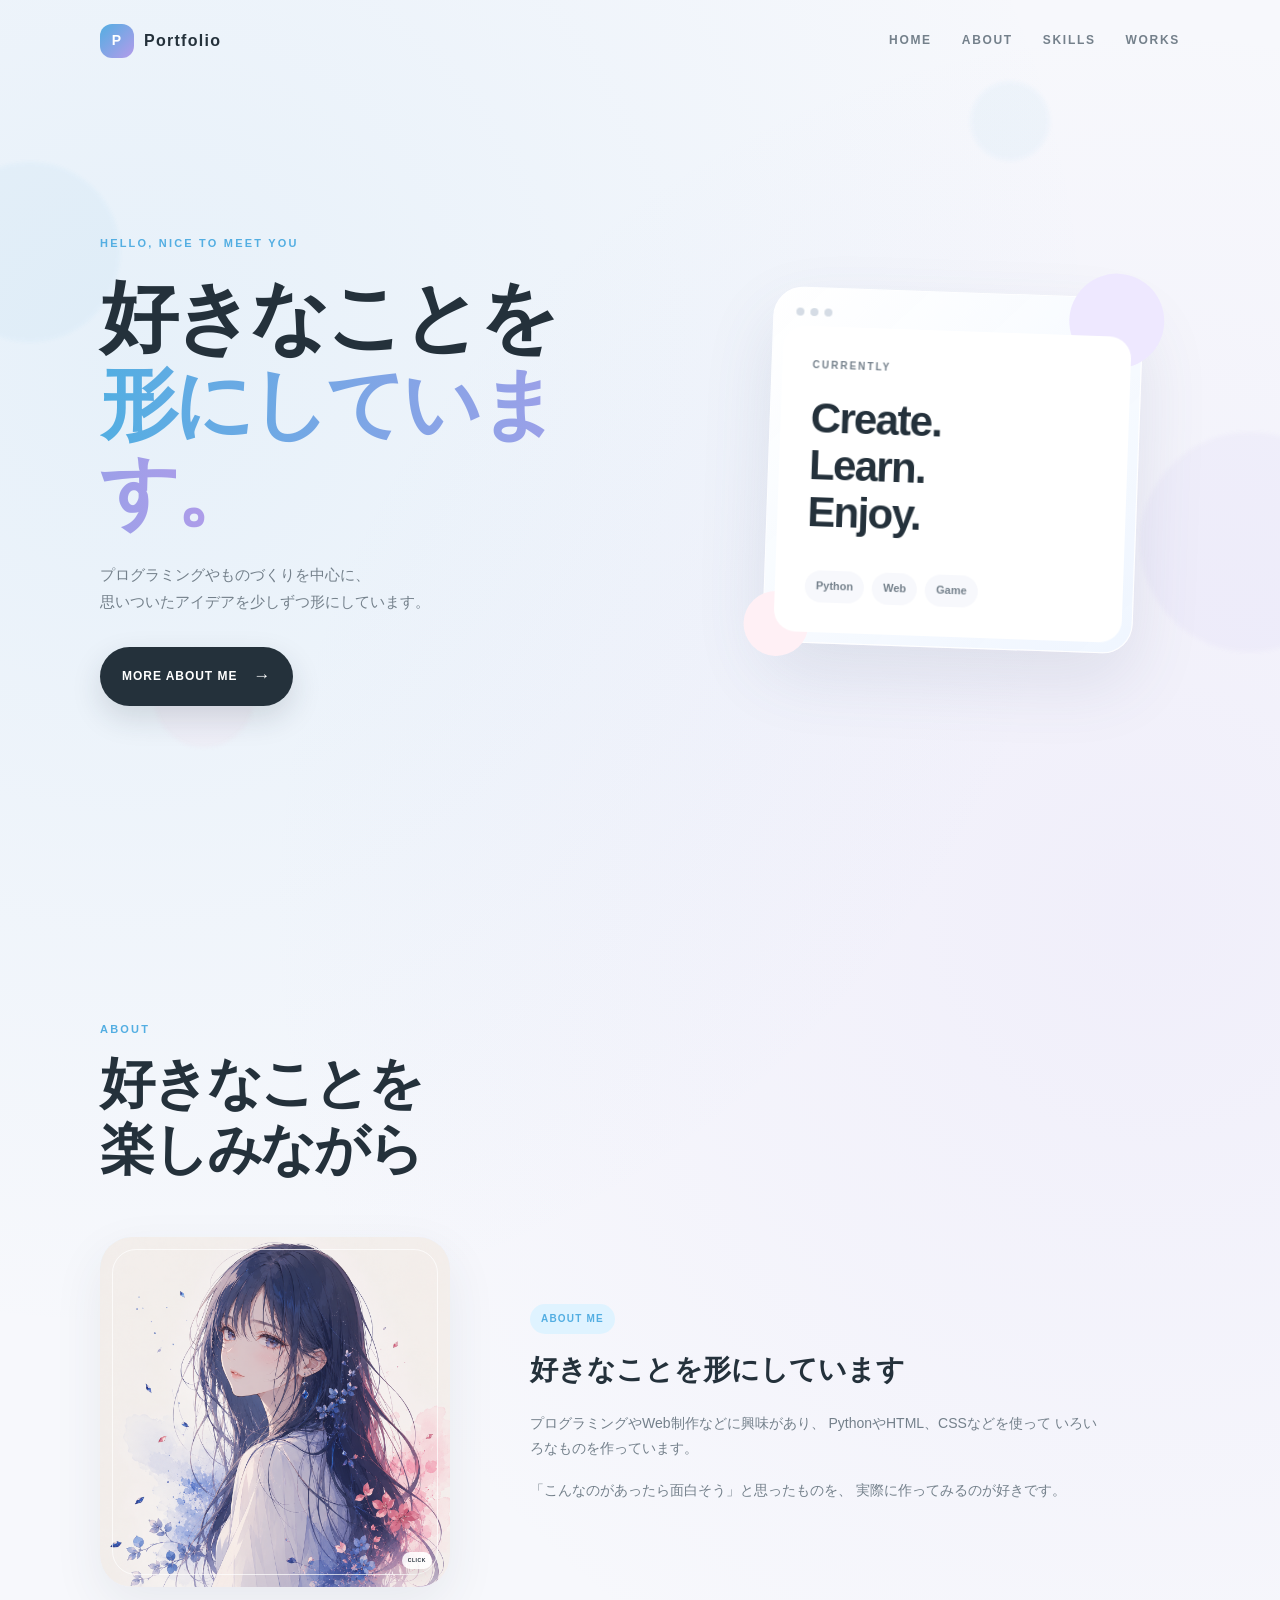
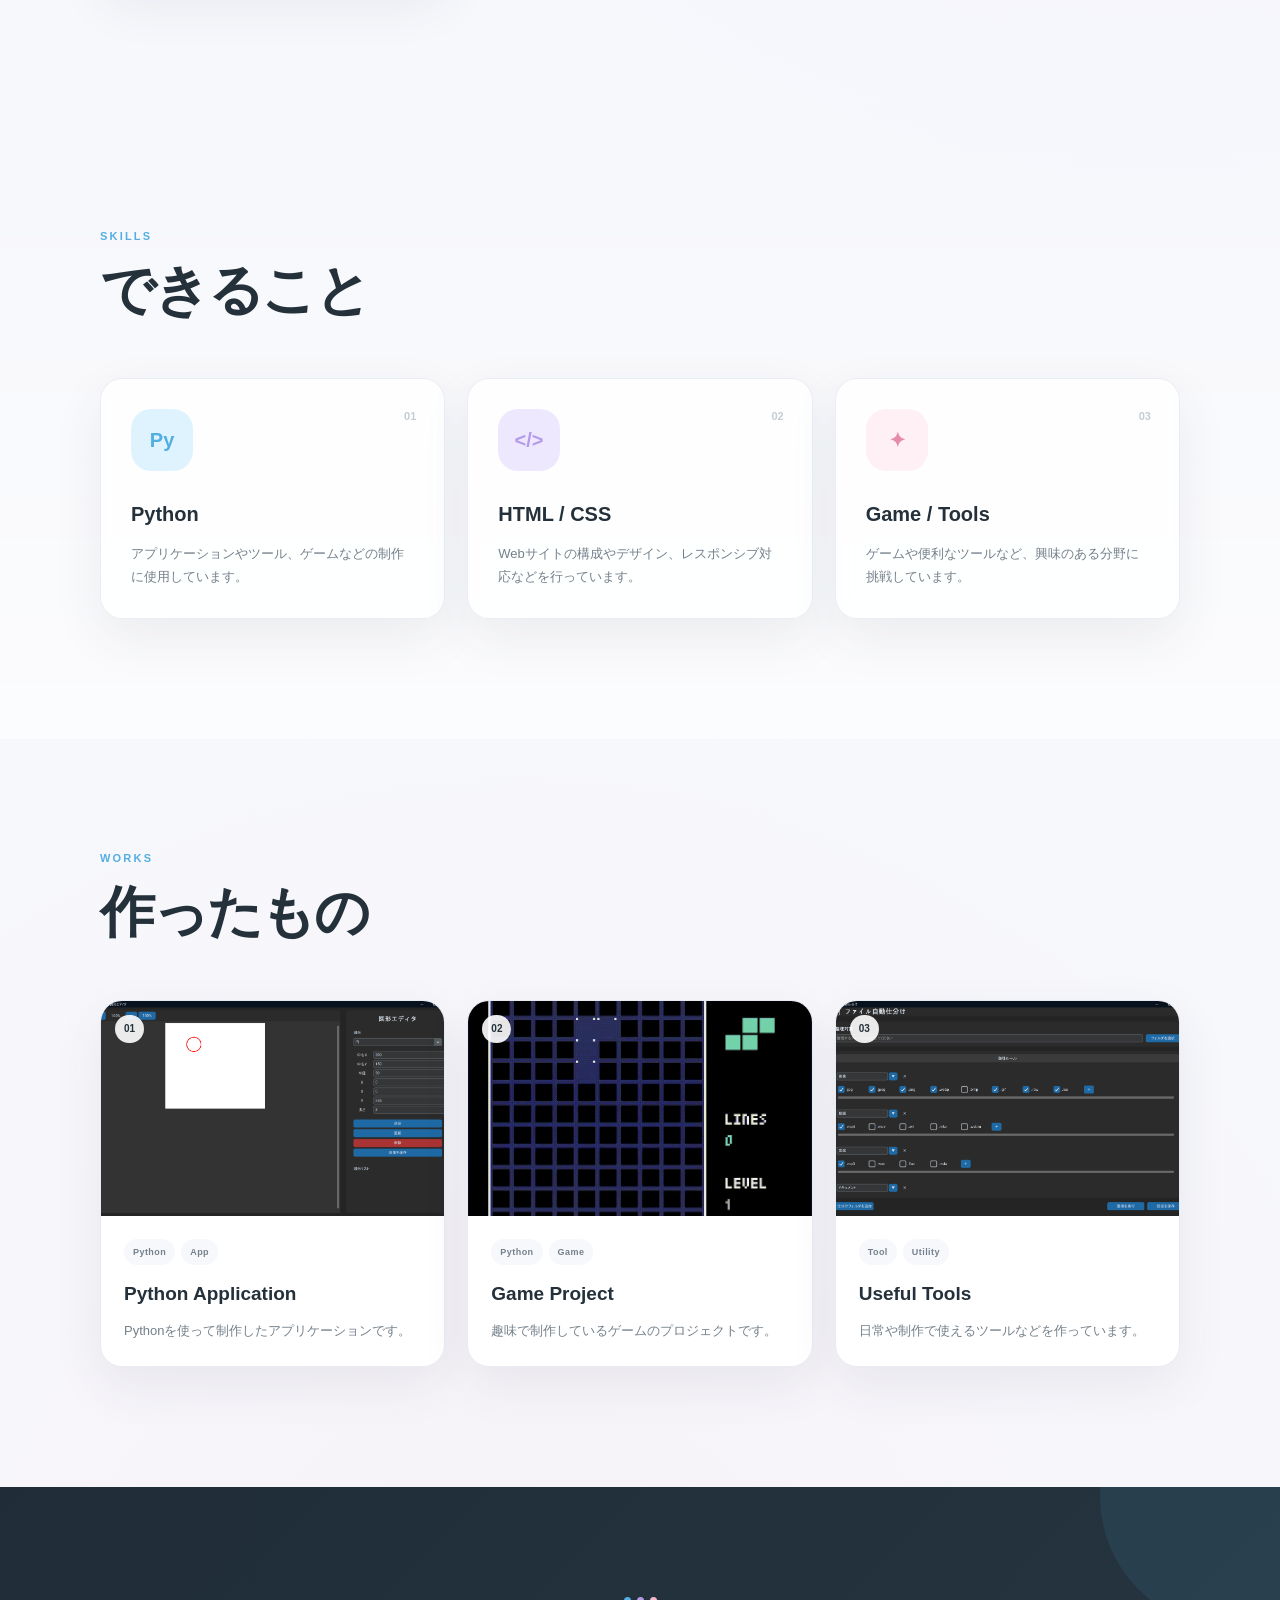
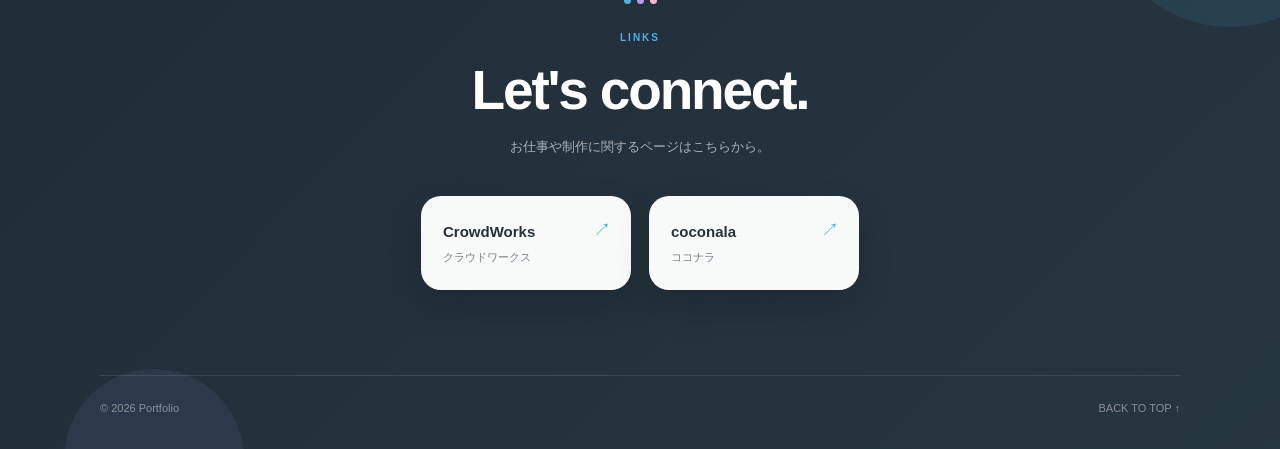
<file: index.html>
<!DOCTYPE html>
<html lang="ja">
<head>
    <meta charset="UTF-8">
    <meta name="viewport" content="width=device-width, initial-scale=1.0">

    <title>Profile | Portfolio</title>
    <meta name="description" content="プログラミングやものづくりについて紹介するプロフィールサイトです。">

    <link rel="stylesheet" href="css/style.css">
</head>

<body>

    <!-- Decorative Background -->
    <div class="background-decoration">
        <span class="shape shape-1"></span>
        <span class="shape shape-2"></span>
        <span class="shape shape-3"></span>
        <span class="shape shape-4"></span>
    </div>


    <!-- Header -->
    <header class="site-header">
        <nav class="navbar">
            <a href="#home" class="logo">
                <span class="logo-mark">P</span>
                <span>Portfolio</span>
            </a>

            <div class="nav-links">
                <a href="#home">HOME</a>
                <a href="#about">ABOUT</a>
                <a href="#skills">SKILLS</a>
                <a href="#works">WORKS</a>
            </div>
        </nav>
    </header>


    <!-- Main -->
    <main>

        <!-- Hero -->
        <section id="home" class="hero">
            <div class="hero-inner">

                <div class="hero-text reveal">
                    <p class="hero-label">HELLO, NICE TO MEET YOU</p>

                    <h1>
                        好きなことを<br>
                        <span>形にしています。</span>
                    </h1>

                    <p class="hero-description">
                        プログラミングやものづくりを中心に、<br>
                        思いついたアイデアを少しずつ形にしています。
                    </p>

                    <a href="#about" class="hero-button">MORE ABOUT ME <span>→</span></a>
                </div>

                <div class="hero-visual reveal">
                    <div class="visual-card">

                        <div class="visual-top">
                            <span></span><span></span><span></span>
                        </div>

                        <div class="visual-content">
                            <p class="visual-small">CURRENTLY</p>

                            <h2>
                                Create.<br>
                                Learn.<br>
                                Enjoy.
                            </h2>

                            <div class="visual-tags">
                                <span>Python</span>
                                <span>Web</span>
                                <span>Game</span>
                            </div>
                        </div>

                    </div>
                </div>

            </div>
        </section>


        <!-- About -->
        <section id="about" class="section about">
            <div class="section-inner">

                <div class="section-heading reveal">
                    <p class="section-label">ABOUT</p>
                    <h2>好きなことを<br>楽しみながら</h2>
                </div>

                <div class="about-layout">

                    <div class="about-image reveal flip-card">
                        <div class="flip-card-inner">

                            <div class="flip-card-front">
                                <img src="images/profile.png" alt="プロフィール画像">
                                <span class="flip-hint">CLICK</span>
                            </div>

                            <div class="flip-card-back">
                                <span class="back-label">PROFILE</span>
                                <h3>Hello!</h3>

                                <div class="profile-info">
                                    <p><span>名前</span>  rua</p>
                                    <p><span>年齢</span>  20歳</p>
                                    <p><span>性別</span>  男性</p>
                                    <p><span>職業</span>  大学生</p>
                                    <p><span>趣味</span>  プログラミング</p>
                                </div>

                            </div>

                        </div>
                    </div>

                    <div class="about-text reveal">
                        <span class="about-badge">ABOUT ME</span>
                        <h3>好きなことを形にしています</h3>

                        <p>
                            プログラミングやWeb制作などに興味があり、
                            PythonやHTML、CSSなどを使って
                            いろいろなものを作っています。
                        </p>

                        <p>
                            「こんなのがあったら面白そう」と思ったものを、
                            実際に作ってみるのが好きです。
                        </p>
                    </div>

                </div>

            </div>
        </section>


        <!-- Skills -->
        <section id="skills" class="section skills">
            <div class="section-inner">

                <div class="section-heading reveal">
                    <p class="section-label">SKILLS</p>
                    <h2>できること</h2>
                </div>

                <div class="skill-grid">

                    <article class="skill-card reveal">
                        <div class="skill-icon python"><span>Py</span></div>
                        <span class="skill-number">01</span>
                        <h3>Python</h3>
                        <p>アプリケーションやツール、ゲームなどの制作に使用しています。</p>
                    </article>

                    <article class="skill-card reveal">
                        <div class="skill-icon web"><span>&lt;/&gt;</span></div>
                        <span class="skill-number">02</span>
                        <h3>HTML / CSS</h3>
                        <p>Webサイトの構成やデザイン、レスポンシブ対応などを行っています。</p>
                    </article>

                    <article class="skill-card reveal">
                        <div class="skill-icon other"><span>✦</span></div>
                        <span class="skill-number">03</span>
                        <h3>Game / Tools</h3>
                        <p>ゲームや便利なツールなど、興味のある分野に挑戦しています。</p>
                    </article>

                </div>

            </div>
        </section>


        <!-- Works -->
        <section id="works" class="section works">
            <div class="section-inner">

                <div class="section-heading reveal">
                    <p class="section-label">WORKS</p>
                    <h2>作ったもの</h2>
                </div>

                <div class="works-grid">

                    <article class="work-card reveal">
                        <div class="work-image">
                            <img src="images/work01.png" alt="Pythonアプリケーション">
                            <span class="work-number">01</span>
                        </div>

                        <div class="work-content">
                            <div class="work-tags">
                                <span>Python</span>
                                <span>App</span>
                            </div>

                            <h3>Python Application</h3>
                            <p>Pythonを使って制作したアプリケーションです。</p>
                        </div>
                    </article>


                    <article class="work-card reveal">
                        <div class="work-image">
                            <img src="images/work02.gif" alt="ゲーム制作">
                            <span class="work-number">02</span>
                        </div>

                        <div class="work-content">
                            <div class="work-tags">
                                <span>Python</span>
                                <span>Game</span>
                            </div>

                            <h3>Game Project</h3>
                            <p>趣味で制作しているゲームのプロジェクトです。</p>
                        </div>
                    </article>


                    <article class="work-card reveal">
                        <div class="work-image">
                            <img src="images/work03.png" alt="便利ツール">
                            <span class="work-number">03</span>
                        </div>

                        <div class="work-content">
                            <div class="work-tags">
                                <span>Tool</span>
                                <span>Utility</span>
                            </div>

                            <h3>Useful Tools</h3>
                            <p>日常や制作で使えるツールなどを作っています。</p>
                        </div>
                    </article>

                </div>

            </div>
        </section>

    </main>


    <!-- Footer -->
    <footer class="site-footer">
        <div class="footer-inner">

            <div class="footer-decoration">
                <span></span><span></span><span></span>
            </div>

            <p class="footer-label">LINKS</p>
            <h2>Let's connect.</h2>
            <p class="footer-description">お仕事や制作に関するページはこちらから。</p>

            <div class="footer-links">

                <a href="coming_soon.html" target="_blank" rel="noopener noreferrer" class="footer-link">
                    <span class="link-name">CrowdWorks</span>
                    <span class="link-jp">クラウドワークス</span>
                    <span class="link-arrow">↗</span>
                </a>

                <a href="coming_soon.html" target="_blank" rel="noopener noreferrer" class="footer-link">
                    <span class="link-name">coconala</span>
                    <span class="link-jp">ココナラ</span>
                    <span class="link-arrow">↗</span>
                </a>

            </div>

            <div class="footer-bottom">
                <p>© 2026 Portfolio</p>
                <a href="#home">BACK TO TOP ↑</a>
            </div>

        </div>
    </footer>


    <script src="js/main.js"></script>
</body>
</html>
</file>
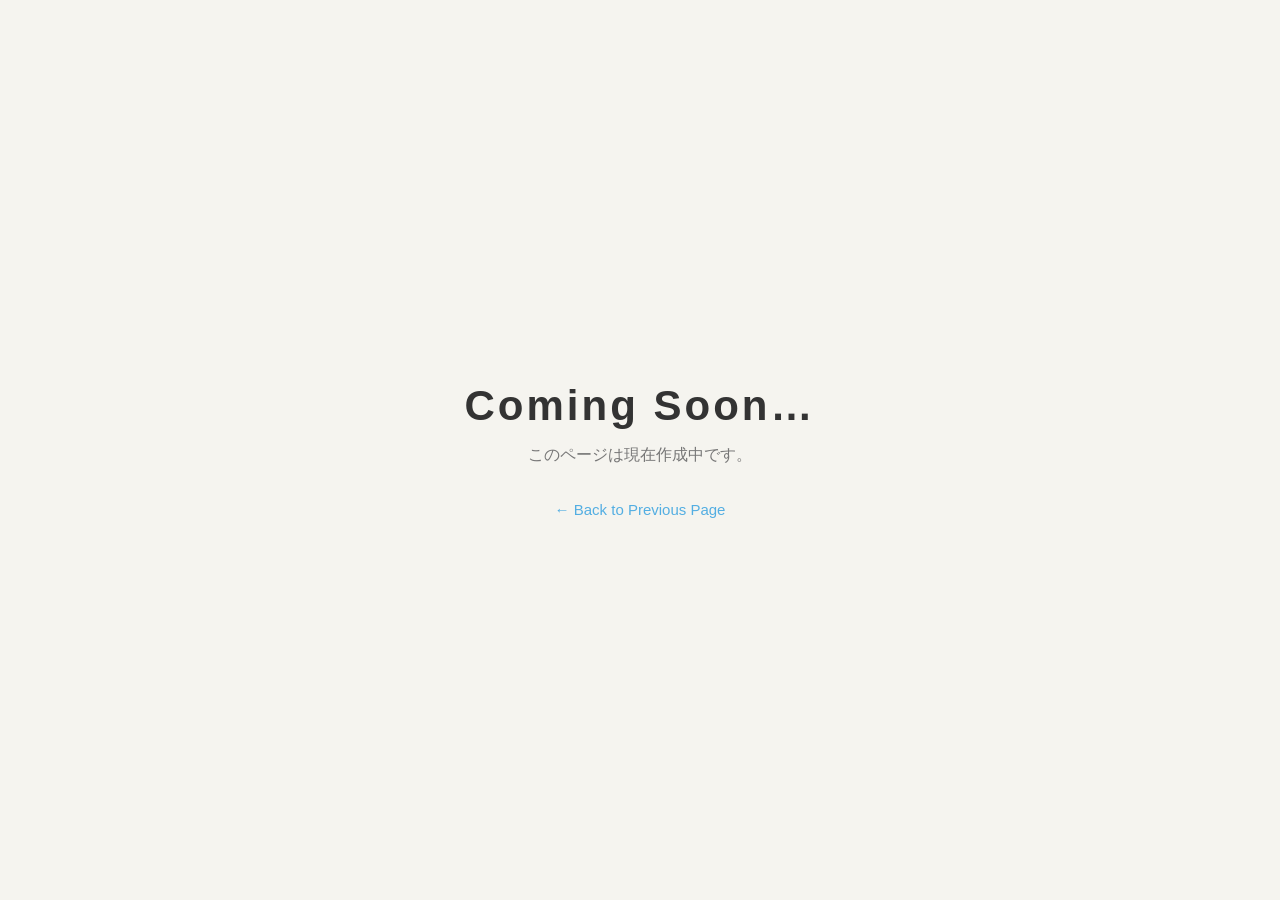
<file: coming_soon.html>
<!DOCTYPE html>
<html lang="ja">
<head>
    <meta charset="UTF-8">
    <meta name="viewport" content="width=device-width, initial-scale=1.0">
    <title>Coming Soon…</title>
</head>

<body style="
    margin: 0;
    min-height: 100vh;
    display: flex;
    justify-content: center;
    align-items: center;
    background: #f5f4ef;
    font-family: Arial, sans-serif;
    text-align: center;
    color: #333;
">

    <main>
        <h1 style="
            margin: 0 0 15px;
            font-size: 42px;
            letter-spacing: 3px;
        ">
            Coming Soon…
            
        </h1>

        <p style="
            margin: 0 0 35px;
            font-size: 16px;
            color: #777;
        ">
            このページは現在作成中です。
        </p>

        <a href="index.html"
           style="
               color: #53aee2;
               text-decoration: none;
               font-size: 15px;
           ">
            ← Back to Previous Page
        </a>
    </main>

</body>
</html>
</file>
<file: css/style.css>
:root {
    --bg: #f7f8fc;
    --white: #ffffff;
    --text: #24313b;
    --sub-text: #74808b;
    --blue: #53aee2;
    --blue-light: #dff3ff;
    --purple: #b49bea;
    --purple-light: #eee8ff;
    --pink: #f6b5c8;
    --pink-light: #fff0f5;
    --border: #e8ebf2;
    --shadow: 0 18px 50px rgba(48, 61, 80, 0.08);
    --radius-large: 32px;
    --radius-medium: 22px;
}

* {
    box-sizing: border-box;
    margin: 0;
    padding: 0;
}

html {
    scroll-behavior: smooth;
}

body {
    position: relative;
    min-height: 100vh;
    overflow-x: hidden;
    background:
        radial-gradient(circle at 10% 10%, rgba(83, 174, 226, 0.10), transparent 28%),
        radial-gradient(circle at 90% 25%, rgba(180, 155, 234, 0.10), transparent 30%),
        radial-gradient(circle at 40% 90%, rgba(246, 181, 200, 0.08), transparent 30%),
        var(--bg);
    color: var(--text);
    font-family:
        -apple-system,
        BlinkMacSystemFont,
        "Segoe UI",
        "Hiragino Kaku Gothic ProN",
        "Yu Gothic",
        Meiryo,
        sans-serif;
    line-height: 1.8;
}

img {
    display: block;
    max-width: 100%;
}

a {
    color: inherit;
    text-decoration: none;
}


/* =========================
   Background Decoration
========================= */

.background-decoration {
    position: fixed;
    inset: 0;
    z-index: -1;
    overflow: hidden;
    pointer-events: none;
}

.shape {
    position: absolute;
    display: block;
    border-radius: 50%;
    filter: blur(2px);
    opacity: 0.6;
}

.shape-1 {
    width: 180px;
    height: 180px;
    top: 18%;
    left: -60px;
    background: rgba(83, 174, 226, 0.08);
}

.shape-2 {
    width: 220px;
    height: 220px;
    top: 48%;
    right: -80px;
    background: rgba(180, 155, 234, 0.10);
}

.shape-3 {
    width: 100px;
    height: 100px;
    top: 72%;
    left: 12%;
    background: rgba(246, 181, 200, 0.12);
}

.shape-4 {
    width: 80px;
    height: 80px;
    top: 9%;
    right: 18%;
    background: rgba(83, 174, 226, 0.08);
}


/* =========================
   Header
========================= */

.site-header {
    position: fixed;
    top: 0;
    left: 0;
    z-index: 1000;
    width: 100%;
    transition: 0.3s ease;
}

.site-header.scrolled {
    background: rgba(247, 248, 252, 0.84);
    border-bottom: 1px solid rgba(232, 235, 242, 0.8);
    backdrop-filter: blur(16px);
}

.navbar {
    width: min(1080px, 90%);
    height: 82px;
    margin: auto;
    display: flex;
    align-items: center;
    justify-content: space-between;
}

.logo {
    display: flex;
    align-items: center;
    gap: 10px;
    font-size: 16px;
    font-weight: 700;
    letter-spacing: 0.08em;
}

.logo-mark {
    display: flex;
    align-items: center;
    justify-content: center;
    width: 34px;
    height: 34px;
    border-radius: 12px;
    background: linear-gradient(135deg, var(--blue), var(--purple));
    color: white;
    font-size: 14px;
}

.nav-links {
    display: flex;
    gap: 30px;
}

.nav-links a {
    position: relative;
    color: var(--sub-text);
    font-size: 12px;
    font-weight: 700;
    letter-spacing: 0.14em;
    transition: color 0.25s ease;
}

.nav-links a::after {
    content: "";
    position: absolute;
    left: 50%;
    bottom: -7px;
    width: 0;
    height: 2px;
    border-radius: 999px;
    background: linear-gradient(90deg, var(--blue), var(--purple));
    transform: translateX(-50%);
    transition: width 0.25s ease;
}

.nav-links a:hover {
    color: var(--text);
}

.nav-links a:hover::after {
    width: 100%;
}


/* =========================
   Hero
========================= */

.hero {
    min-height: 100vh;
    display: flex;
    align-items: center;
    padding: 130px 0 90px;
}

.hero-inner {
    width: min(1080px, 90%);
    margin: auto;
    display: grid;
    grid-template-columns: 1.1fr 0.9fr;
    gap: 70px;
    align-items: center;
}

.hero-label {
    margin-bottom: 20px;
    color: var(--blue);
    font-size: 11px;
    font-weight: 800;
    letter-spacing: 0.2em;
}

.hero h1 {
    margin-bottom: 25px;
    font-size: clamp(48px, 7vw, 78px);
    line-height: 1.12;
    letter-spacing: -0.05em;
}

.hero h1 span {
    background: linear-gradient(90deg, var(--blue), var(--purple));
    -webkit-background-clip: text;
    background-clip: text;
    color: transparent;
}

.hero-description {
    margin-bottom: 32px;
    color: var(--sub-text);
    font-size: 15px;
}

.hero-button {
    display: inline-flex;
    align-items: center;
    gap: 16px;
    padding: 14px 22px;
    border-radius: 999px;
    background: var(--text);
    color: white;
    font-size: 12px;
    font-weight: 700;
    letter-spacing: 0.08em;
    box-shadow: 0 12px 30px rgba(36, 49, 59, 0.15);
    transition: transform 0.25s ease, box-shadow 0.25s ease;
}

.hero-button:hover {
    transform: translateY(-4px);
    box-shadow: 0 18px 35px rgba(36, 49, 59, 0.20);
}

.hero-button span {
    font-size: 17px;
}

.hero-visual {
    display: flex;
    justify-content: center;
}

.visual-card {
    position: relative;
    width: min(370px, 100%);
    padding: 10px;
    border-radius: 30px;
    background: linear-gradient(135deg, rgba(255, 255, 255, 0.95), rgba(239, 246, 255, 0.92));
    border: 1px solid rgba(255, 255, 255, 0.9);
    box-shadow: 0 30px 70px rgba(72, 90, 120, 0.12);
    transform: rotate(2deg);
}

.visual-card::before {
    content: "";
    position: absolute;
    width: 95px;
    height: 95px;
    top: -25px;
    right: -22px;
    border-radius: 50%;
    background: var(--purple-light);
    z-index: -1;
}

.visual-card::after {
    content: "";
    position: absolute;
    width: 65px;
    height: 65px;
    bottom: -15px;
    left: -20px;
    border-radius: 50%;
    background: var(--pink-light);
    z-index: -1;
}

.visual-top {
    display: flex;
    gap: 6px;
    padding: 10px 12px;
}

.visual-top span {
    width: 8px;
    height: 8px;
    border-radius: 50%;
    background: #d5dce5;
}

.visual-content {
    min-height: 300px;
    padding: 30px;
    border-radius: 22px;
    background: white;
}

.visual-small {
    margin-bottom: 20px;
    color: var(--sub-text);
    font-size: 10px;
    font-weight: 800;
    letter-spacing: 0.2em;
}

.visual-content h2 {
    margin-bottom: 35px;
    font-size: 42px;
    line-height: 1.12;
    letter-spacing: -0.04em;
}

.visual-tags {
    display: flex;
    flex-wrap: wrap;
    gap: 8px;
}

.visual-tags span {
    padding: 6px 11px;
    border-radius: 999px;
    background: var(--bg);
    color: var(--sub-text);
    font-size: 11px;
    font-weight: 700;
}


/* =========================
   Common Section
========================= */

.section {
    padding: 120px 0;
}

.section-inner {
    width: min(1080px, 90%);
    margin: auto;
}

.section-heading {
    margin-bottom: 55px;
}

.section-label {
    margin-bottom: 10px;
    color: var(--blue);
    font-size: 11px;
    font-weight: 800;
    letter-spacing: 0.2em;
}

.section-heading h2 {
    font-size: clamp(38px, 5vw, 55px);
    line-height: 1.2;
    letter-spacing: -0.04em;
}


/* =========================
   About
========================= */

.about {
    position: relative;
}

.about-layout {
    display: grid;
    grid-template-columns: 350px 1fr;
    gap: 80px;
    align-items: center;
}


/* Flip Card */

.about-image {
    position: relative;
    aspect-ratio: 1 / 1;
    perspective: 1000px;
    background: transparent;
    box-shadow: none;
    cursor: pointer;
}

.flip-card-inner {
    position: relative;
    width: 100%;
    height: 100%;
    transition: transform 0.7s ease;
    transform-style: preserve-3d;
}

.flip-card.is-flipped .flip-card-inner {
    transform: rotateY(180deg);
}

.flip-card-front,
.flip-card-back {
    position: absolute;
    inset: 0;
    overflow: hidden;
    border-radius: 32px;
    backface-visibility: hidden;
    -webkit-backface-visibility: hidden;
    box-shadow: var(--shadow);
}

.flip-card-front {
    background: linear-gradient(135deg, var(--blue-light), var(--purple-light));
}

.flip-card-front img {
    width: 100%;
    height: 100%;
    object-fit: cover;
}

.flip-card-front::after {
    content: "";
    position: absolute;
    inset: 12px;
    border: 1px solid rgba(255, 255, 255, 0.7);
    border-radius: 24px;
    pointer-events: none;
}

.flip-hint {
    position: absolute;
    right: 18px;
    bottom: 18px;
    z-index: 2;
    padding: 4px 6px;
    border-radius: 999px;
    background: rgba(255, 255, 255, 0.88);
    color: var(--text);
    font-size: 5px;
    font-weight: 800;
    letter-spacing: 0.12em;
    box-shadow: 0 5px 15px rgba(36, 49, 59, 0.1);
    transition: transform 0.25s ease;
}

.flip-card:hover .flip-hint {
    transform: translateY(-3px);
}

.flip-card-back {
    display: flex;
    flex-direction: column;
    justify-content: center;
    padding: 38px;
    background: linear-gradient(135deg, #ffffff, #f2edff);
    transform: rotateY(180deg);
    border: 1px solid rgba(232, 235, 242, 0.9);
    text-align: left;
}

.back-label {
    margin-bottom: 10px;
    color: var(--purple);
    font-size: 10px;
    font-weight: 800;
    letter-spacing: 0.18em;
}

.flip-card-back h3 {
    margin-bottom: 18px;
    font-size: 30px;
    line-height: 1.2;
}

.flip-card-back p {
    color: var(--sub-text);
    font-size: 13px;
    line-height: 2;
}


/* About Text */

.about-text {
    max-width: 580px;
}

.about-badge {
    display: inline-block;
    margin-bottom: 18px;
    padding: 6px 11px;
    border-radius: 999px;
    background: var(--blue-light);
    color: var(--blue);
    font-size: 10px;
    font-weight: 800;
    letter-spacing: 0.12em;
}

.about-text h3 {
    margin-bottom: 22px;
    font-size: 28px;
    line-height: 1.3;
}

.about-text p {
    margin-bottom: 17px;
    color: var(--sub-text);
    font-size: 14px;
}


/* =========================
   Skills
========================= */

.skills {
    background: linear-gradient(180deg, rgba(255, 255, 255, 0), rgba(255, 255, 255, 0.55));
}

.skill-grid {
    display: grid;
    grid-template-columns: repeat(3, 1fr);
    gap: 22px;
}

.skill-card {
    position: relative;
    padding: 30px;
    border: 1px solid rgba(232, 235, 242, 0.9);
    border-radius: var(--radius-medium);
    background: rgba(255, 255, 255, 0.82);
    box-shadow: var(--shadow);
    backdrop-filter: blur(8px);
    transition: transform 0.3s ease, box-shadow 0.3s ease;
}

.skill-card:hover {
    transform: translateY(-8px);
    box-shadow: 0 24px 50px rgba(48, 61, 80, 0.12);
}

.skill-icon {
    display: flex;
    align-items: center;
    justify-content: center;
    width: 62px;
    height: 62px;
    margin-bottom: 25px;
    border-radius: 20px;
    font-size: 20px;
    font-weight: 800;
}

.skill-icon.python {
    background: var(--blue-light);
    color: var(--blue);
}

.skill-icon.web {
    background: var(--purple-light);
    color: var(--purple);
}

.skill-icon.other {
    background: var(--pink-light);
    color: #e58ca8;
}

.skill-number {
    position: absolute;
    top: 28px;
    right: 28px;
    color: #c6ccd3;
    font-size: 11px;
    font-weight: 800;
}

.skill-card h3 {
    margin-bottom: 10px;
    font-size: 20px;
}

.skill-card p {
    color: var(--sub-text);
    font-size: 13px;
}


/* =========================
   Works
========================= */

.works {
    padding-top: 110px;
}

.works-grid {
    display: grid;
    grid-template-columns: repeat(3, 1fr);
    gap: 22px;
}

.work-card {
    overflow: hidden;
    border: 1px solid var(--border);
    border-radius: var(--radius-medium);
    background: white;
    box-shadow: var(--shadow);
    transition: transform 0.3s ease, box-shadow 0.3s ease;
}

.work-card:hover {
    transform: translateY(-8px);
    box-shadow: 0 24px 50px rgba(48, 61, 80, 0.12);
}

.work-image {
    position: relative;
    aspect-ratio: 16 / 10;
    overflow: hidden;
    background: #eef2f8;
}

.work-image img {
    width: 100%;
    height: 100%;
    object-fit: cover;
    transition: transform 0.45s ease;
}

.work-card:hover .work-image img {
    transform: scale(1.05);
}

.work-number {
    position: absolute;
    top: 14px;
    left: 14px;
    padding: 5px 9px;
    border-radius: 999px;
    background: rgba(255, 255, 255, 0.9);
    color: var(--text);
    font-size: 10px;
    font-weight: 800;
}

.work-content {
    padding: 23px;
}

.work-tags {
    display: flex;
    flex-wrap: wrap;
    gap: 6px;
    margin-bottom: 12px;
}

.work-tags span {
    padding: 5px 9px;
    border-radius: 999px;
    background: var(--bg);
    color: var(--sub-text);
    font-size: 9px;
    font-weight: 800;
    letter-spacing: 0.05em;
}

.work-content h3 {
    margin-bottom: 8px;
    font-size: 19px;
}

.work-content p {
    color: var(--sub-text);
    font-size: 13px;
}


/* =========================
   Footer
========================= */

.site-footer {
    position: relative;
    padding: 110px 0 30px;
    overflow: hidden;
    background: linear-gradient(135deg, #202d38, #263640);
    color: white;
}

.site-footer::before {
    content: "";
    position: absolute;
    width: 260px;
    height: 260px;
    top: -120px;
    right: -80px;
    border-radius: 50%;
    background: rgba(83, 174, 226, 0.10);
}

.site-footer::after {
    content: "";
    position: absolute;
    width: 180px;
    height: 180px;
    bottom: -100px;
    left: 5%;
    border-radius: 50%;
    background: rgba(180, 155, 234, 0.08);
}

.footer-inner {
    position: relative;
    z-index: 1;
    width: min(1080px, 90%);
    margin: auto;
    text-align: center;
}

.footer-decoration {
    display: flex;
    justify-content: center;
    gap: 6px;
    margin-bottom: 25px;
}

.footer-decoration span {
    width: 7px;
    height: 7px;
    border-radius: 50%;
    background: var(--blue);
}

.footer-decoration span:nth-child(2) {
    background: var(--purple);
}

.footer-decoration span:nth-child(3) {
    background: var(--pink);
}

.footer-label {
    margin-bottom: 10px;
    color: var(--blue);
    font-size: 10px;
    font-weight: 800;
    letter-spacing: 0.2em;
}

.footer-inner h2 {
    margin-bottom: 12px;
    font-size: clamp(38px, 5vw, 55px);
    line-height: 1.2;
    letter-spacing: -0.04em;
}

.footer-description {
    margin-bottom: 38px;
    color: rgba(255, 255, 255, 0.62);
    font-size: 13px;
}

.footer-links {
    display: flex;
    justify-content: center;
    gap: 18px;
    margin-bottom: 85px;
}

.footer-link {
    position: relative;
    width: 210px;
    padding: 22px;
    border-radius: 20px;
    text-align: left;
    background: rgba(255, 255, 255, 0.97);
    color: var(--text);
    box-shadow: 0 15px 35px rgba(0, 0, 0, 0.16);
    transition: transform 0.3s ease, box-shadow 0.3s ease;
}

.footer-link:hover {
    transform: translateY(-7px);
    box-shadow: 0 22px 45px rgba(0, 0, 0, 0.22);
}

.link-name {
    display: block;
    margin-bottom: 3px;
    font-size: 15px;
    font-weight: 800;
}

.link-jp {
    display: block;
    color: var(--sub-text);
    font-size: 11px;
}

.link-arrow {
    position: absolute;
    top: 18px;
    right: 20px;
    color: var(--blue);
    font-size: 18px;
}

.footer-bottom {
    display: flex;
    align-items: center;
    justify-content: space-between;
    padding-top: 23px;
    border-top: 1px solid rgba(255, 255, 255, 0.11);
    color: rgba(255, 255, 255, 0.45);
    font-size: 11px;
}

.footer-bottom a {
    transition: color 0.2s ease;
}

.footer-bottom a:hover {
    color: white;
}


/* =========================
   Reveal Animation
========================= */

.reveal {
    opacity: 0;
    transform: translateY(28px);
    transition: opacity 0.8s ease, transform 0.8s ease;
}

.reveal.show {
    opacity: 1;
    transform: translateY(0);
}


/* =========================
   Tablet
========================= */

@media (max-width: 850px) {
    .hero-inner {
        grid-template-columns: 1fr;
        gap: 60px;
    }

    .hero-visual {
        justify-content: flex-start;
    }

    .visual-card {
        width: min(420px, 100%);
    }

    .about-layout {
        grid-template-columns: 280px 1fr;
        gap: 45px;
    }

    .skill-grid,
    .works-grid {
        grid-template-columns: 1fr;
    }

    .skill-card,
    .work-card {
        max-width: 520px;
    }
}


/* =========================
   Mobile
========================= */

@media (max-width: 600px) {
    .navbar {
        width: 92%;
        height: 70px;
    }

    .nav-links {
        gap: 11px;
    }

    .nav-links a {
        font-size: 9px;
        letter-spacing: 0.08em;
    }

    .logo {
        font-size: 13px;
    }

    .logo-mark {
        width: 30px;
        height: 30px;
    }

    .hero {
        padding-top: 115px;
    }

    .hero-inner {
        width: 88%;
    }

    .hero h1 {
        font-size: 46px;
    }

    .hero-description {
        font-size: 13px;
    }

    .visual-card {
        transform: rotate(0);
    }

    .section {
        padding: 90px 0;
    }

    .section-inner {
        width: 88%;
    }

    .section-heading {
        margin-bottom: 40px;
    }

    .section-heading h2 {
        font-size: 38px;
    }

    .about-layout {
        grid-template-columns: 1fr;
        gap: 35px;
    }

    .about-image {
        width: min(300px, 100%);
    }

    .footer-links {
        flex-direction: column;
        align-items: center;
        margin-bottom: 60px;
    }

    .footer-link {
        width: min(100%, 320px);
    }

    .footer-bottom {
        gap: 15px;
        flex-direction: column;
    }
}
</file>
